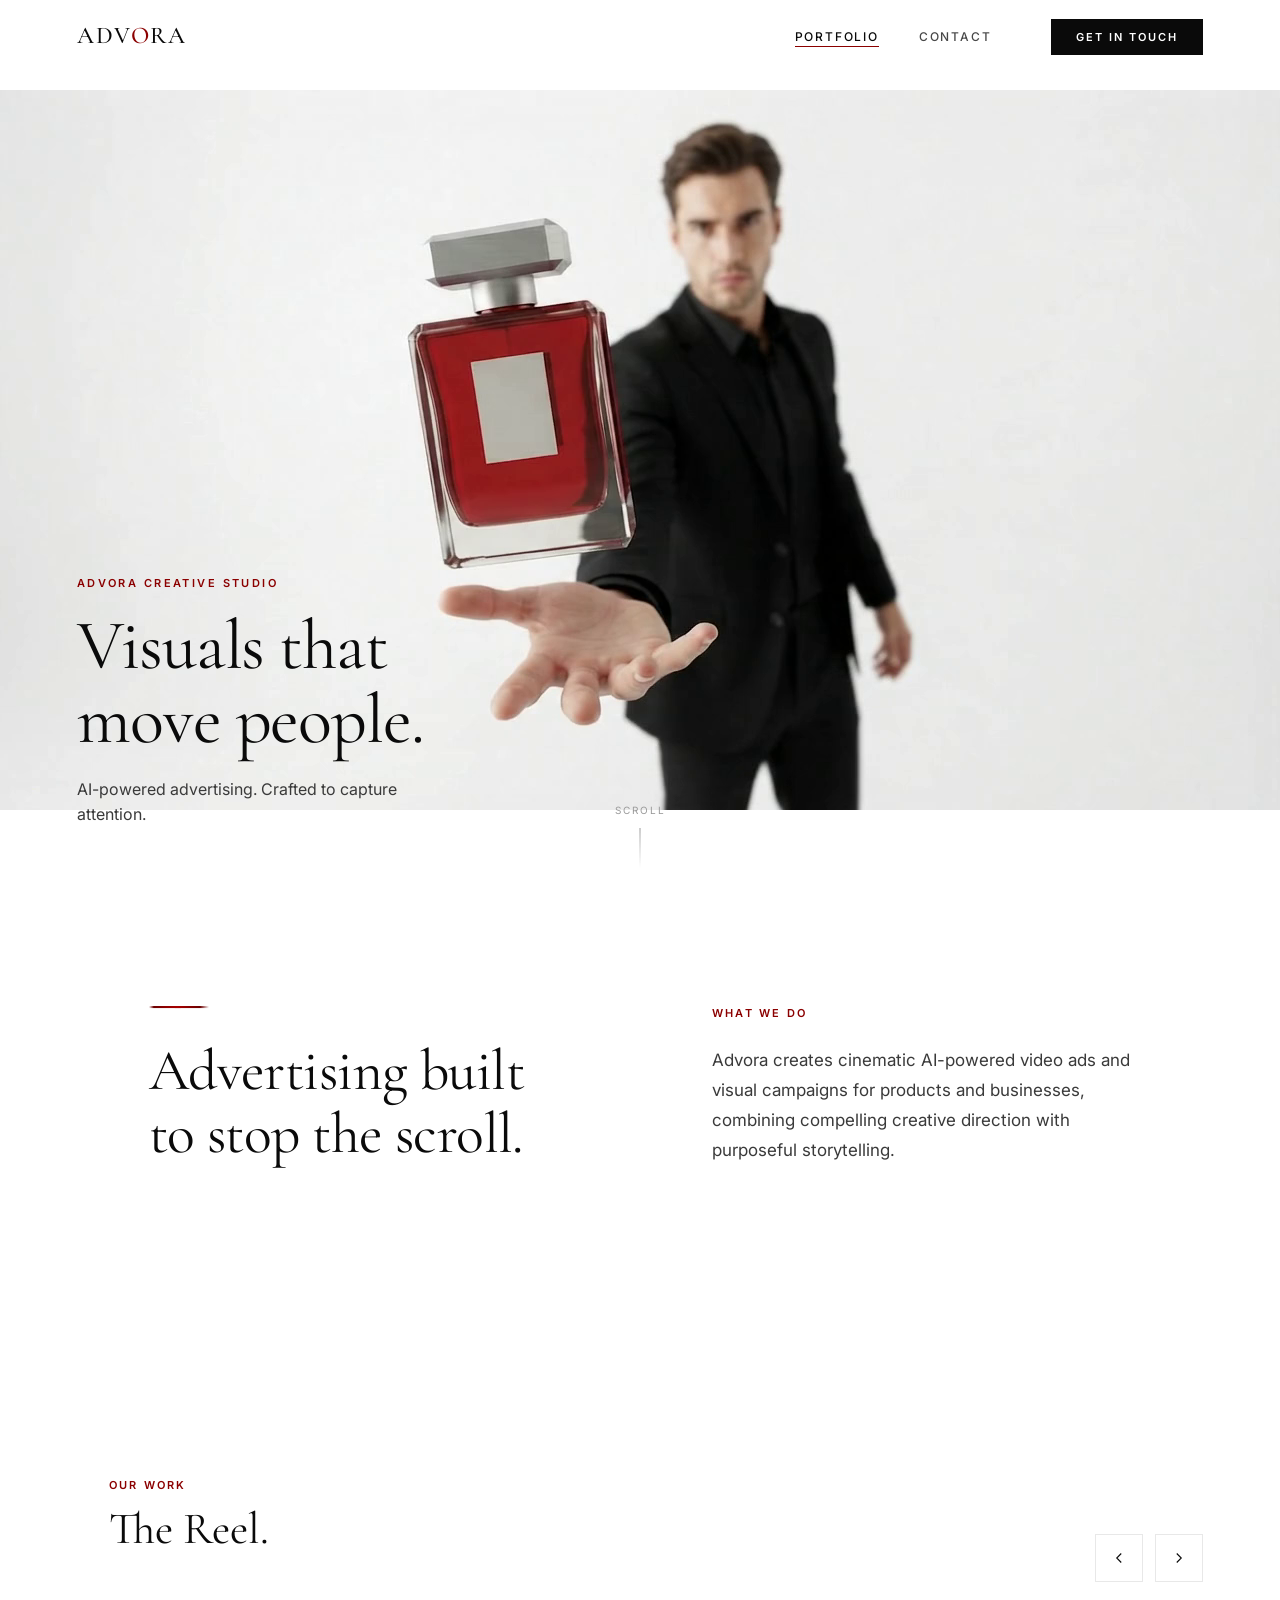
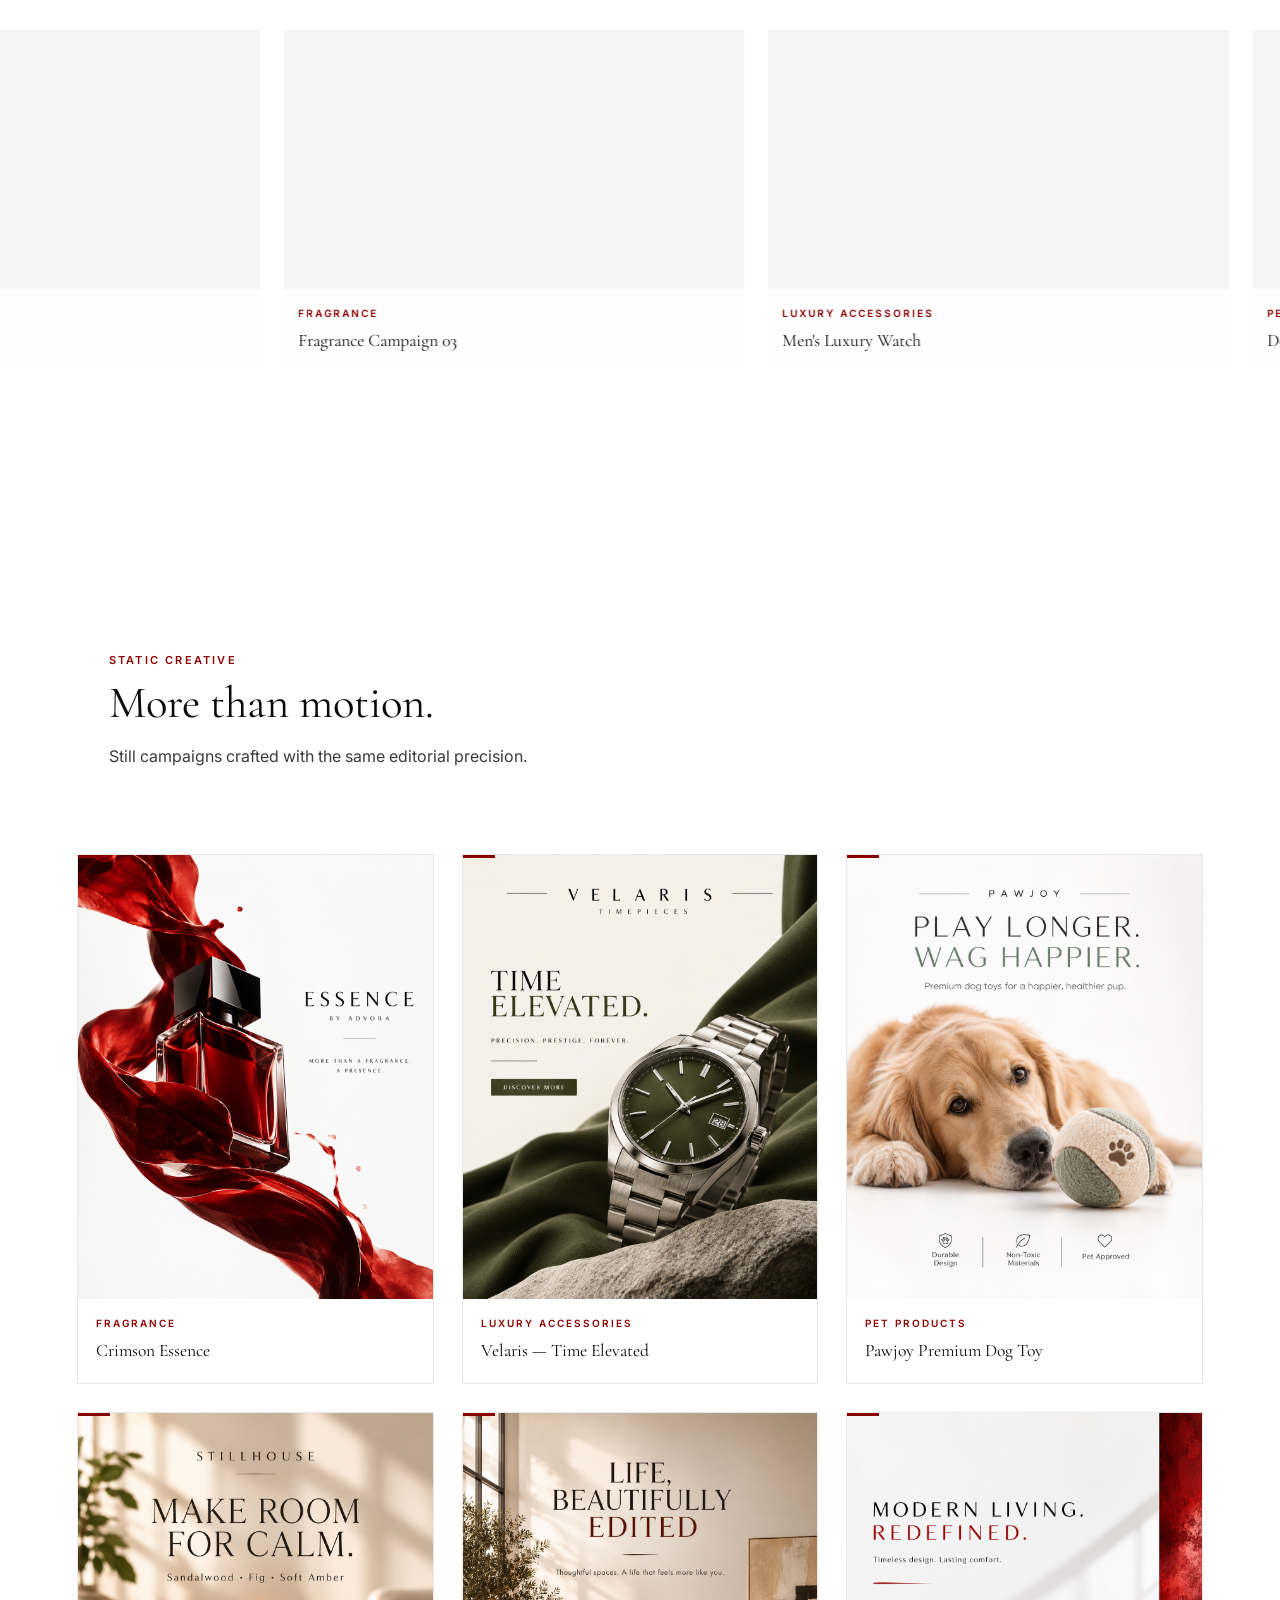
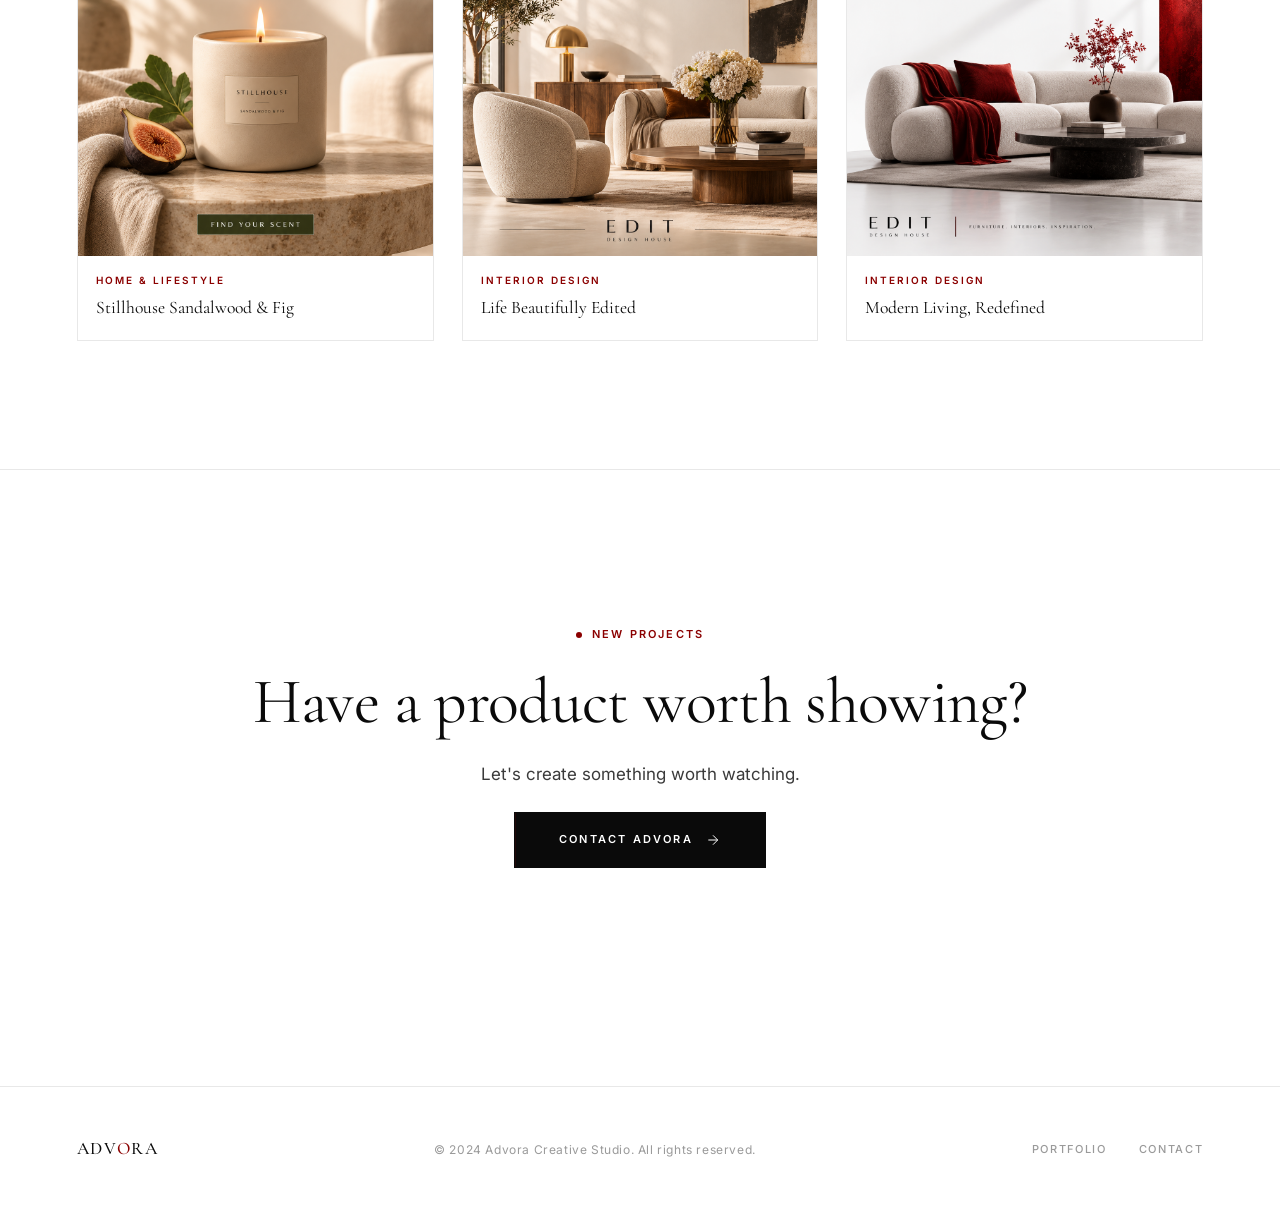
<file: public/index.html>
<!DOCTYPE html>
<html lang="en">
<head>
  <meta charset="UTF-8" />
  <meta name="viewport" content="width=device-width, initial-scale=1.0" />
  <meta name="description" content="Advora — AI-powered advertising agency. Cinematic video ads and visual campaigns." />
  <title>Advora — AI Advertising Agency</title>

  <!-- Fonts -->
  <link rel="preconnect" href="https://fonts.googleapis.com" />
  <link rel="preconnect" href="https://fonts.gstatic.com" crossorigin />
  <link href="https://fonts.googleapis.com/css2?family=Cormorant+Garamond:ital,wght@0,300;0,400;0,500;0,600;1,300;1,400&family=Inter:wght@300;400;500;600&display=swap" rel="stylesheet" />

  <!-- Styles -->
  <link rel="stylesheet" href="css/main.css" />

  <!-- Preload first hero frame -->
  <link rel="preload" as="image" href="assets/hero-frames/frame_0001.png" />
</head>
<body class="portfolio-page">

  <!-- ======================================================
       FIXED BASE CANVAS — SCROLL-DRIVEN PERFUME ANIMATION
  ====================================================== -->
  <div class="hero-bg-stage" aria-hidden="true">
    <div class="hero-loading-bar" role="progressbar" aria-label="Loading hero animation" style="width:0%"></div>
    <canvas id="hero-canvas"></canvas>
  </div>

  <!-- ======================================================
       NAVIGATION
  ====================================================== -->
  <nav class="site-nav" role="navigation" aria-label="Main navigation">
    <a href="index.html" class="nav-logo" aria-label="Advora home">
      ADV<span>O</span>RA
    </a>
    <button class="nav-hamburger" aria-label="Open menu" aria-expanded="false" aria-controls="nav-links-list">
      <span></span><span></span><span></span>
    </button>
    <ul class="nav-links" id="nav-links-list" role="list">
      <li><a href="index.html" class="nav-link" aria-current="page">Portfolio</a></li>
      <li><a href="contact.html" class="nav-link">Contact</a></li>
      <li><a href="contact.html" class="nav-cta">Get in touch</a></li>
    </ul>
  </nav>

  <main class="portfolio-content">

  <!-- ======================================================
       HERO — OPENING VIEWPORT OVER BASE ANIMATION
  ====================================================== -->
  <section class="hero-wrapper" aria-label="Hero — Perfume camera animation">
    <!-- Text overlay — fades out as scroll progresses -->
    <div class="hero-text">
      <p class="hero-eyebrow">Advora Creative Studio</p>
      <h1 class="hero-headline">Visuals that move people.</h1>
      <p class="hero-subline">AI-powered advertising. Crafted to capture attention.</p>
    </div>

    <!-- Scroll hint -->
    <div class="hero-scroll-hint" aria-hidden="true">
      <span>Scroll</span>
      <div class="scroll-arrow"></div>
    </div>
  </section>

  <!-- ======================================================
       INTRO SECTION
  ====================================================== -->
  <section class="section-intro" aria-labelledby="intro-heading">
    <div class="intro-left reveal">
      <span class="crimson-rule" aria-hidden="true"></span>
      <h2 id="intro-heading" class="intro-headline">
        Advertising built to stop&nbsp;the&nbsp;scroll.
      </h2>
    </div>
    <div class="intro-right reveal reveal-delay-2">
      <p class="intro-eyebrow">What We Do</p>
      <p class="intro-body">
        Advora creates cinematic AI-powered video ads and visual campaigns for products and businesses, combining compelling creative direction with purposeful storytelling.
      </p>
    </div>
  </section>

  <!-- ======================================================
       VIDEO REEL — INFINITE HORIZONTAL CAROUSEL
  ====================================================== -->
  <section class="section-reel" aria-labelledby="reel-heading">

    <div class="reel-header">
      <div class="reveal">
        <p class="reel-eyebrow">Our Work</p>
        <h2 id="reel-heading" class="reel-title">The Reel.</h2>
      </div>
      <div class="reel-controls" role="group" aria-label="Carousel controls">
        <button class="reel-btn" id="reel-prev" aria-label="Previous video">
          <svg viewBox="0 0 24 24" aria-hidden="true">
            <polyline points="15 18 9 12 15 6"></polyline>
          </svg>
        </button>
        <button class="reel-btn" id="reel-next" aria-label="Next video">
          <svg viewBox="0 0 24 24" aria-hidden="true">
            <polyline points="9 18 15 12 9 6"></polyline>
          </svg>
        </button>
      </div>
    </div>

    <!-- Carousel viewport -->
    <div class="carousel-viewport" role="region" aria-label="Video portfolio reel" aria-roledescription="carousel">
      <div class="carousel-track" role="list">

        <!-- Fragrance 01 -->
        <div class="carousel-item" role="listitem">
          <article
            class="video-card"
            data-video-src="assets/videos/fragrance-01.mp4"
            data-video-title="Fragrance Campaign 01"
            role="button"
            tabindex="0"
            aria-label="Play Fragrance Campaign 01"
          >
            <div class="video-card-inner">
              <video
                data-src="assets/videos/fragrance-01.mp4"
                muted
                loop
                playsinline
                preload="none"
                aria-hidden="true"
              ></video>
              <div class="video-play-overlay" aria-hidden="true">
                <div class="play-btn">
                  <svg viewBox="0 0 24 24"><polygon points="5 3 19 12 5 21 5 3"></polygon></svg>
                </div>
              </div>
            </div>
            <div class="video-card-meta">
              <p class="video-card-category">Fragrance</p>
              <h3 class="video-card-title">Fragrance Campaign 01</h3>
            </div>
          </article>
        </div>

        <!-- Fragrance 02 -->
        <div class="carousel-item" role="listitem">
          <article
            class="video-card"
            data-video-src="assets/videos/fragrance-02.mp4"
            data-video-title="Fragrance Campaign 02"
            role="button"
            tabindex="0"
            aria-label="Play Fragrance Campaign 02"
          >
            <div class="video-card-inner">
              <video
                data-src="assets/videos/fragrance-02.mp4"
                muted
                loop
                playsinline
                preload="none"
                aria-hidden="true"
              ></video>
              <div class="video-play-overlay" aria-hidden="true">
                <div class="play-btn">
                  <svg viewBox="0 0 24 24"><polygon points="5 3 19 12 5 21 5 3"></polygon></svg>
                </div>
              </div>
            </div>
            <div class="video-card-meta">
              <p class="video-card-category">Fragrance</p>
              <h3 class="video-card-title">Fragrance Campaign 02</h3>
            </div>
          </article>
        </div>

        <!-- Fragrance 03 -->
        <div class="carousel-item" role="listitem">
          <article
            class="video-card"
            data-video-src="assets/videos/fragrance-03.mp4"
            data-video-title="Fragrance Campaign 03"
            role="button"
            tabindex="0"
            aria-label="Play Fragrance Campaign 03"
          >
            <div class="video-card-inner">
              <video
                data-src="assets/videos/fragrance-03.mp4"
                muted
                loop
                playsinline
                preload="none"
                aria-hidden="true"
              ></video>
              <div class="video-play-overlay" aria-hidden="true">
                <div class="play-btn">
                  <svg viewBox="0 0 24 24"><polygon points="5 3 19 12 5 21 5 3"></polygon></svg>
                </div>
              </div>
            </div>
            <div class="video-card-meta">
              <p class="video-card-category">Fragrance</p>
              <h3 class="video-card-title">Fragrance Campaign 03</h3>
            </div>
          </article>
        </div>

        <!-- Men's Watch -->
        <div class="carousel-item" role="listitem">
          <article
            class="video-card"
            data-video-src="assets/videos/mens-watch.mp4"
            data-video-title="Men's Luxury Watch"
            role="button"
            tabindex="0"
            aria-label="Play Men's Luxury Watch Campaign"
          >
            <div class="video-card-inner">
              <video
                data-src="assets/videos/mens-watch.mp4"
                muted
                loop
                playsinline
                preload="none"
                aria-hidden="true"
              ></video>
              <div class="video-play-overlay" aria-hidden="true">
                <div class="play-btn">
                  <svg viewBox="0 0 24 24"><polygon points="5 3 19 12 5 21 5 3"></polygon></svg>
                </div>
              </div>
            </div>
            <div class="video-card-meta">
              <p class="video-card-category">Luxury Accessories</p>
              <h3 class="video-card-title">Men's Luxury Watch</h3>
            </div>
          </article>
        </div>

        <!-- Dog Harness -->
        <div class="carousel-item" role="listitem">
          <article
            class="video-card"
            data-video-src="assets/videos/dog-harness.mp4"
            data-video-title="Dog Harness Campaign"
            role="button"
            tabindex="0"
            aria-label="Play Dog Harness Campaign"
          >
            <div class="video-card-inner">
              <video
                data-src="assets/videos/dog-harness.mp4"
                muted
                loop
                playsinline
                preload="none"
                aria-hidden="true"
              ></video>
              <div class="video-play-overlay" aria-hidden="true">
                <div class="play-btn">
                  <svg viewBox="0 0 24 24"><polygon points="5 3 19 12 5 21 5 3"></polygon></svg>
                </div>
              </div>
            </div>
            <div class="video-card-meta">
              <p class="video-card-category">Pet Products</p>
              <h3 class="video-card-title">Dog Harness Campaign</h3>
            </div>
          </article>
        </div>

        <!-- Interior Design -->
        <div class="carousel-item" role="listitem">
          <article
            class="video-card"
            data-video-src="assets/videos/interior-design.mp4"
            data-video-title="EDIT Design House"
            role="button"
            tabindex="0"
            aria-label="Play EDIT Design House Campaign"
          >
            <div class="video-card-inner">
              <video
                data-src="assets/videos/interior-design.mp4"
                muted
                loop
                playsinline
                preload="none"
                aria-hidden="true"
              ></video>
              <div class="video-play-overlay" aria-hidden="true">
                <div class="play-btn">
                  <svg viewBox="0 0 24 24"><polygon points="5 3 19 12 5 21 5 3"></polygon></svg>
                </div>
              </div>
            </div>
            <div class="video-card-meta">
              <p class="video-card-category">Interior Design</p>
              <h3 class="video-card-title">EDIT Design House</h3>
            </div>
          </article>
        </div>

      </div><!-- /.carousel-track -->
    </div><!-- /.carousel-viewport -->

  </section>

  <!-- ======================================================
       STATIC AD GALLERY
  ====================================================== -->
  <section class="section-static" aria-labelledby="static-heading">
    <div class="section-static-inner">
      <header class="static-header reveal">
        <p class="static-eyebrow">Static Creative</p>
        <h2 id="static-heading" class="static-title">More than motion.</h2>
        <p class="static-sub">Still campaigns crafted with the same editorial precision.</p>
      </header>

      <div class="static-grid" role="list" aria-label="Static image advertisements">

        <article
          class="static-card reveal reveal-delay-1"
          role="button"
          tabindex="0"
          data-image-src="assets/static-ads/crimson-essence.png"
          data-image-title="Crimson Essence — Luxury Fragrance Ad"
          aria-label="View Crimson Essence static advertisement"
        >
          <div class="static-card-media">
            <img src="assets/static-ads/crimson-essence.png" alt="Crimson Essence luxury fragrance advertisement" loading="lazy" />
          </div>
          <div class="static-card-meta">
            <p class="static-card-category">Fragrance</p>
            <h3 class="static-card-title">Crimson Essence</h3>
          </div>
        </article>

        <article
          class="static-card reveal reveal-delay-1"
          role="button"
          tabindex="0"
          data-image-src="assets/static-ads/velaris-watch.png"
          data-image-title="Velaris — Time Elevated Watch Ad"
          aria-label="View Velaris watch static advertisement"
        >
          <div class="static-card-media">
            <img src="assets/static-ads/velaris-watch.png" alt="Velaris Time Elevated luxury watch advertisement" loading="lazy" />
          </div>
          <div class="static-card-meta">
            <p class="static-card-category">Luxury Accessories</p>
            <h3 class="static-card-title">Velaris — Time Elevated</h3>
          </div>
        </article>

        <article
          class="static-card reveal reveal-delay-2"
          role="button"
          tabindex="0"
          data-image-src="assets/static-ads/pawjoy-dog-toy.png"
          data-image-title="Pawjoy Premium Dog Toy Advertisement"
          aria-label="View Pawjoy dog toy static advertisement"
        >
          <div class="static-card-media">
            <img src="assets/static-ads/pawjoy-dog-toy.png" alt="Pawjoy Premium Dog Toy advertisement" loading="lazy" />
          </div>
          <div class="static-card-meta">
            <p class="static-card-category">Pet Products</p>
            <h3 class="static-card-title">Pawjoy Premium Dog Toy</h3>
          </div>
        </article>

        <article
          class="static-card reveal reveal-delay-2"
          role="button"
          tabindex="0"
          data-image-src="assets/static-ads/stillhouse-candle.png"
          data-image-title="Stillhouse Sandalwood & Fig Candle"
          aria-label="View Stillhouse candle static advertisement"
        >
          <div class="static-card-media">
            <img src="assets/static-ads/stillhouse-candle.png" alt="Stillhouse Sandalwood and Fig Candle advertisement" loading="lazy" />
          </div>
          <div class="static-card-meta">
            <p class="static-card-category">Home &amp; Lifestyle</p>
            <h3 class="static-card-title">Stillhouse Sandalwood &amp; Fig</h3>
          </div>
        </article>

        <article
          class="static-card reveal reveal-delay-3"
          role="button"
          tabindex="0"
          data-image-src="assets/static-ads/life-beautifully-edited.png"
          data-image-title="Life Beautifully Edited"
          aria-label="View Life Beautifully Edited static advertisement"
        >
          <div class="static-card-media">
            <img src="assets/static-ads/life-beautifully-edited.png" alt="Life Beautifully Edited interior design advertisement" loading="lazy" />
          </div>
          <div class="static-card-meta">
            <p class="static-card-category">Interior Design</p>
            <h3 class="static-card-title">Life Beautifully Edited</h3>
          </div>
        </article>

        <article
          class="static-card reveal reveal-delay-3"
          role="button"
          tabindex="0"
          data-image-src="assets/static-ads/modern-living-redefined.png"
          data-image-title="Modern Living, Redefined"
          aria-label="View Modern Living, Redefined static advertisement"
        >
          <div class="static-card-media">
            <img src="assets/static-ads/modern-living-redefined.png" alt="Modern Living, Redefined interior design advertisement" loading="lazy" />
          </div>
          <div class="static-card-meta">
            <p class="static-card-category">Interior Design</p>
            <h3 class="static-card-title">Modern Living, Redefined</h3>
          </div>
        </article>

      </div>
    </div>
  </section>

  <!-- ======================================================
       CONTACT CTA
  ====================================================== -->
  <section class="section-cta" aria-labelledby="cta-heading">
    <div class="section-cta-inner">

      <div class="cta-eyebrow reveal">
        <span class="crimson-dot" aria-hidden="true"></span>
        New Projects
      </div>

      <h2 id="cta-heading" class="cta-headline reveal reveal-delay-1">
        Have a product worth showing?
      </h2>

      <p class="cta-sub reveal reveal-delay-2">
        Let's create something worth watching.
      </p>

      <button
        class="cta-btn reveal reveal-delay-3"
        id="cta-contact-btn"
        aria-expanded="false"
        aria-controls="email-reveal"
      >
        <span>Contact Advora</span>
        <svg viewBox="0 0 24 24" aria-hidden="true">
          <line x1="5" y1="12" x2="19" y2="12"></line>
          <polyline points="12 5 19 12 12 19"></polyline>
        </svg>
      </button>

      <div class="email-reveal" id="email-reveal" role="status" aria-live="polite">
        <span class="crimson-dot" aria-hidden="true"></span>
        <a href="mailto:hello@advora.studio" id="email-link" aria-label="Send email to Advora">hello@advora.studio</a>
      </div>

    </div>
  </section>

  <!-- ======================================================
       FOOTER
  ====================================================== -->
  <footer class="site-footer" role="contentinfo">
    <div class="footer-logo" aria-label="Advora">ADV<span>O</span>RA</div>
    <p class="footer-copy">&copy; 2024 Advora Creative Studio. All rights reserved.</p>
    <nav class="footer-nav" aria-label="Footer navigation">
      <a href="index.html">Portfolio</a>
      <a href="contact.html">Contact</a>
    </nav>
  </footer>

  </main><!-- /.portfolio-content -->

  <!-- ======================================================
       MEDIA MODAL (Video + Static Ad Lightbox)
  ====================================================== -->
  <div
    class="video-modal"
    role="dialog"
    aria-modal="true"
    aria-label="Media preview"
    aria-hidden="true"
  >
    <div class="modal-inner">
      <button class="modal-close" aria-label="Close media preview">
        <svg viewBox="0 0 24 24" aria-hidden="true">
          <line x1="18" y1="6" x2="6" y2="18"></line>
          <line x1="6" y1="6" x2="18" y2="18"></line>
        </svg>
      </button>
      <video class="modal-video" controls playsinline preload="none"></video>
      <img class="modal-image" alt="" />
    </div>
  </div>

  <!-- Scripts -->
  <script src="js/main.js" defer></script>
</body>
</html>
</file>
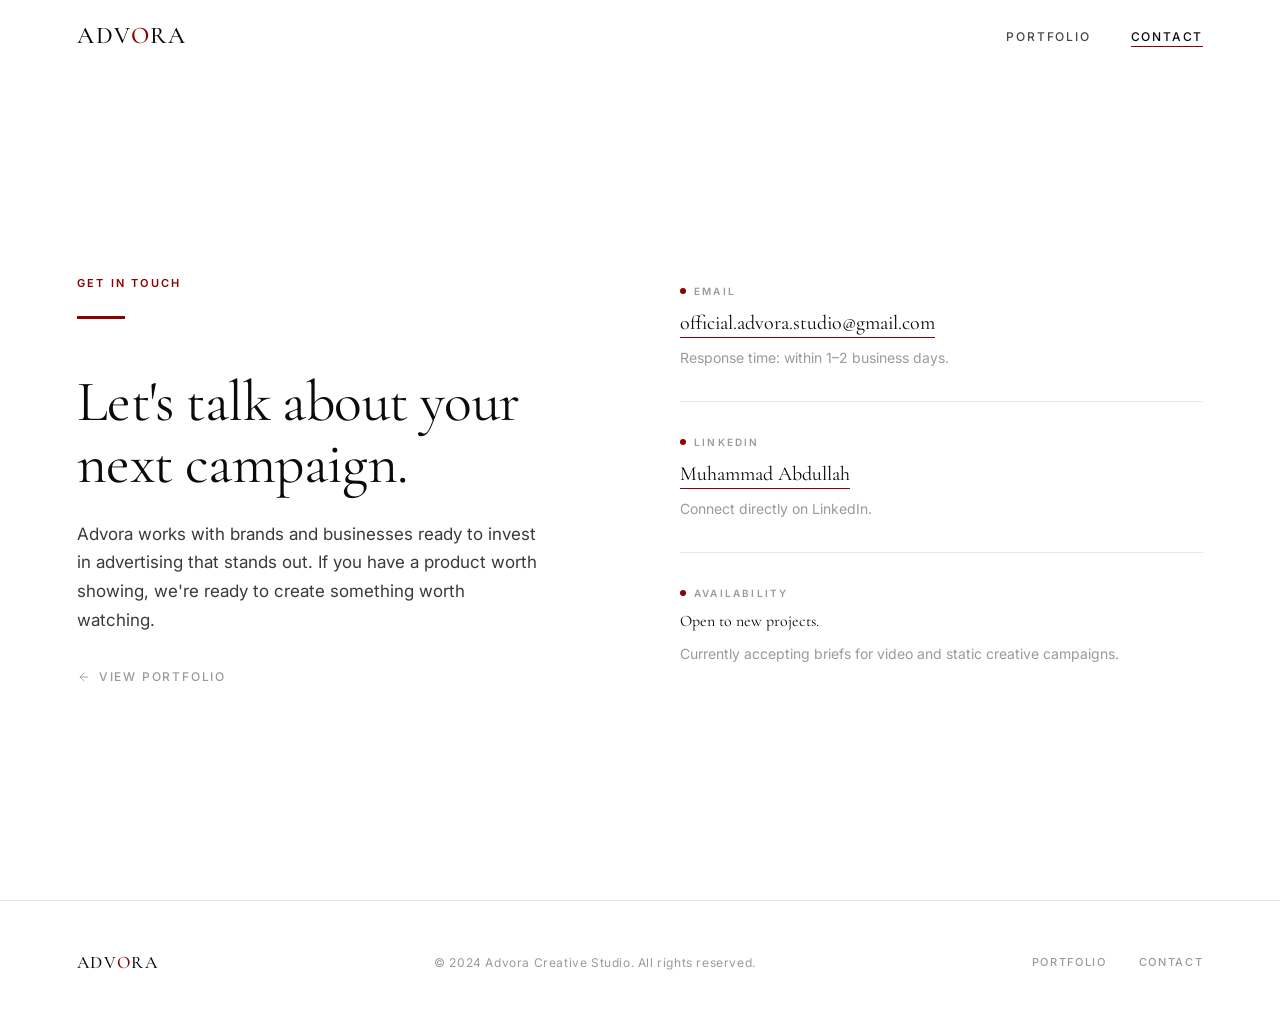
<file: public/contact.html>
<!DOCTYPE html>
<html lang="en">
<head>
  <meta charset="UTF-8" />
  <meta name="viewport" content="width=device-width, initial-scale=1.0" />
  <meta name="description" content="Contact Advora — AI-powered advertising agency. Let's talk about your next campaign." />
  <title>Contact — Advora</title>

  <!-- Fonts -->
  <link rel="preconnect" href="https://fonts.googleapis.com" />
  <link rel="preconnect" href="https://fonts.gstatic.com" crossorigin />
  <link href="https://fonts.googleapis.com/css2?family=Cormorant+Garamond:ital,wght@0,300;0,400;0,500;0,600;1,300;1,400&family=Inter:wght@300;400;500;600&display=swap" rel="stylesheet" />

  <!-- Styles -->
  <link rel="stylesheet" href="css/main.css" />

  <style>
    /* Contact-page specific additions */
    .contact-rule {
      width: 48px;
      height: 3px;
      background: var(--crimson);
      margin-bottom: 28px;
      position: relative;
    }

    .contact-sup {
      font-size: clamp(0.95rem, 1.4vw, 1.0625rem);
      line-height: 1.7;
      color: var(--grey-700);
      max-width: 42ch;
    }

    .contact-info-label {
      display: flex;
      align-items: center;
      gap: 8px;
    }

    .contact-page-bg {
      /* Full-height white — no texture */
      min-height: 100vh;
      background: var(--white);
    }

    /* Divider line above footer on contact page */
    .contact-footer-div {
      border-top: 1px solid var(--grey-200);
    }
  </style>
</head>
<body class="contact-page-bg">

  <!-- ======================================================
       NAVIGATION
  ====================================================== -->
  <nav class="site-nav scrolled" role="navigation" aria-label="Main navigation">
    <a href="index.html" class="nav-logo" aria-label="Advora home">
      ADV<span>O</span>RA
    </a>
    <button class="nav-hamburger" aria-label="Open menu" aria-expanded="false" aria-controls="nav-links-contact">
      <span></span><span></span><span></span>
    </button>
    <ul class="nav-links" id="nav-links-contact" role="list">
      <li><a href="index.html" class="nav-link">Portfolio</a></li>
      <li><a href="contact.html" class="nav-link active" aria-current="page">Contact</a></li>
    </ul>
  </nav>

  <!-- ======================================================
       CONTACT HERO
  ====================================================== -->
  <main class="contact-page" id="main-content">
    <div class="contact-hero">
      <div class="contact-hero-inner">

        <!-- Left column: headline -->
        <div class="contact-col-left reveal">
          <p class="contact-eyebrow">Get in Touch</p>
          <div class="contact-rule" aria-hidden="true"></div>
          <h1 class="contact-headline">
            Let's talk about your next&nbsp;campaign.
          </h1>
          <p class="contact-sup reveal reveal-delay-2">
            Advora works with brands and businesses ready to invest in advertising that stands out. If you have a product worth showing, we're ready to create something worth watching.
          </p>
          <a href="index.html" class="back-link reveal reveal-delay-3" aria-label="Back to portfolio">
            <svg viewBox="0 0 24 24" aria-hidden="true">
              <line x1="19" y1="12" x2="5" y2="12"></line>
              <polyline points="12 19 5 12 12 5"></polyline>
            </svg>
            View Portfolio
          </a>
        </div>

        <!-- Right column: contact details -->
        <div class="contact-col-right reveal reveal-delay-2">

          <!-- Email -->
          <div class="contact-block">
            <div class="contact-info-label">
              <span class="crimson-dot" aria-hidden="true"></span>
              <p class="contact-block-label">Email</p>
            </div>
            <p class="contact-block-value">
              <a href="mailto:official.advora.studio@gmail.com" aria-label="Email Advora">
                official.advora.studio@gmail.com
              </a>
            </p>
            <p class="contact-block-sub">
              Response time: within 1–2 business days.
            </p>
          </div>

          <!-- LinkedIn -->
          <div class="contact-block">
            <div class="contact-info-label">
              <span class="crimson-dot" aria-hidden="true"></span>
              <p class="contact-block-label">LinkedIn</p>
            </div>
            <p class="contact-block-value">
              <a
                href="https://www.linkedin.com/in/muhammad-abdullah-54bb3136b/"
                target="_blank"
                rel="noopener noreferrer"
                aria-label="Connect on LinkedIn"
              >
                Muhammad Abdullah
              </a>
            </p>
            <p class="contact-block-sub">
              Connect directly on LinkedIn.
            </p>
          </div>

          <!-- Location / availability -->
          <div class="contact-block">
            <div class="contact-info-label">
              <span class="crimson-dot" aria-hidden="true"></span>
              <p class="contact-block-label">Availability</p>
            </div>
            <p class="contact-block-value" style="font-size:1rem;">Open to new projects.</p>
            <p class="contact-block-sub">
              Currently accepting briefs for video and static creative campaigns.
            </p>
          </div>

        </div>

      </div>
    </div>
  </main>

  <!-- ======================================================
       FOOTER
  ====================================================== -->
  <footer class="site-footer contact-footer-div" role="contentinfo">
    <div class="footer-logo" aria-label="Advora">ADV<span>O</span>RA</div>
    <p class="footer-copy">&copy; 2024 Advora Creative Studio. All rights reserved.</p>
    <nav class="footer-nav" aria-label="Footer navigation">
      <a href="index.html">Portfolio</a>
      <a href="contact.html">Contact</a>
    </nav>
  </footer>

  <!-- Scripts -->
  <script src="js/main.js" defer></script>
</body>
</html>
</file>
<file: public/css/main.css>
/* ============================================================
   ADVORA — MAIN STYLESHEET
   Color system: #FFFFFF (white), #0A0A0A (black), #8B0000 (deep crimson)
   ============================================================ */

/* ---- CSS Custom Properties -------------------------------- */
:root {
  --white:   #FFFFFF;
  --black:   #0A0A0A;
  --crimson: #8B0000;
  --crimson-light: #A80000;
  --crimson-dark:  #6B0000;
  --grey-100: #F5F5F5;
  --grey-200: #E8E8E8;
  --grey-500: #9A9A9A;
  --grey-700: #3A3A3A;

  --font-display: 'Cormorant Garamond', 'Georgia', serif;
  --font-body:    'Inter', 'Helvetica Neue', Arial, sans-serif;

  --ease-luxury: cubic-bezier(0.25, 0.46, 0.45, 0.94);
  --ease-snap:   cubic-bezier(0.16, 1, 0.3, 1);

  --nav-height: 72px;
  --section-pad-v: clamp(80px, 10vw, 140px);
  --section-pad-h: clamp(24px, 6vw, 80px);
}

/* ---- Reset & Base ----------------------------------------- */
*, *::before, *::after { box-sizing: border-box; margin: 0; padding: 0; }

html {
  scroll-behavior: smooth;
  font-size: 16px;
  -webkit-font-smoothing: antialiased;
  -moz-osx-font-smoothing: grayscale;
}

body {
  background-color: var(--white);
  color: var(--black);
  font-family: var(--font-body);
  font-size: 1rem;
  line-height: 1.6;
  overflow-x: hidden;
}

img, video { display: block; max-width: 100%; }
a { color: inherit; text-decoration: none; }
button { cursor: pointer; border: none; background: none; font: inherit; }
ul, ol { list-style: none; }
*:focus-visible {
  outline: 2px solid var(--crimson);
  outline-offset: 3px;
}

/* ---- Google Fonts loader ---------------------------------- */
/* Loaded via <link> in HTML head */

/* ============================================================
   TYPOGRAPHY SCALE
   ============================================================ */
.t-display {
  font-family: var(--font-display);
  font-size: clamp(2.5rem, 6vw, 5.5rem);
  font-weight: 400;
  line-height: 1.05;
  letter-spacing: -0.01em;
}

.t-heading {
  font-family: var(--font-display);
  font-size: clamp(1.8rem, 4vw, 3.5rem);
  font-weight: 400;
  line-height: 1.1;
  letter-spacing: -0.01em;
}

.t-subheading {
  font-family: var(--font-body);
  font-size: clamp(0.75rem, 1.2vw, 0.875rem);
  font-weight: 500;
  letter-spacing: 0.18em;
  text-transform: uppercase;
}

.t-body {
  font-family: var(--font-body);
  font-size: clamp(0.95rem, 1.4vw, 1.0625rem);
  line-height: 1.7;
  color: var(--grey-700);
}

.t-label {
  font-family: var(--font-body);
  font-size: 0.6875rem;
  font-weight: 600;
  letter-spacing: 0.2em;
  text-transform: uppercase;
}

/* ============================================================
   CRIMSON TEXTURE ACCENT
   SVG-based dry-brush stroke used for decorative elements
   ============================================================ */
.crimson-rule {
  display: block;
  width: 100%;
  height: 3px;
  position: relative;
  overflow: visible;
}

.crimson-rule::after {
  content: '';
  position: absolute;
  left: 0; top: 50%;
  transform: translateY(-50%);
  width: 100%;
  height: 3px;
  background: linear-gradient(
    90deg,
    transparent 0%,
    var(--crimson-dark) 8%,
    var(--crimson) 25%,
    var(--crimson-light) 48%,
    var(--crimson) 65%,
    var(--crimson-dark) 85%,
    transparent 100%
  );
  /* Dry-brush mask using SVG filter via CSS - subtle irregular opacity */
  mask-image: url("data:image/svg+xml,%3Csvg xmlns='http://www.w3.org/2000/svg' width='600' height='6'%3E%3Crect width='600' height='6' fill='white'/%3E%3Crect x='0' y='1' width='45' height='4' fill='%23555' rx='1'/%3E%3Crect x='50' y='0' width='80' height='5' fill='%23888' rx='1'/%3E%3Crect x='135' y='1' width='120' height='4' fill='%23aaa' rx='1'/%3E%3Crect x='258' y='0' width='60' height='6' fill='%23ccc' rx='1'/%3E%3Crect x='322' y='1' width='90' height='4' fill='%23999' rx='1'/%3E%3Crect x='415' y='0' width='70' height='5' fill='%23bbb' rx='1'/%3E%3Crect x='488' y='1' width='112' height='4' fill='%23888' rx='1'/%3E%3C/svg%3E");
  mask-size: 100% 100%;
  -webkit-mask-image: url("data:image/svg+xml,%3Csvg xmlns='http://www.w3.org/2000/svg' width='600' height='6'%3E%3Crect width='600' height='6' fill='white'/%3E%3Crect x='0' y='1' width='45' height='4' fill='%23555' rx='1'/%3E%3Crect x='50' y='0' width='80' height='5' fill='%23888' rx='1'/%3E%3Crect x='135' y='1' width='120' height='4' fill='%23aaa' rx='1'/%3E%3Crect x='258' y='0' width='60' height='6' fill='%23ccc' rx='1'/%3E%3Crect x='322' y='1' width='90' height='4' fill='%23999' rx='1'/%3E%3Crect x='415' y='0' width='70' height='5' fill='%23bbb' rx='1'/%3E%3Crect x='488' y='1' width='112' height='4' fill='%23888' rx='1'/%3E%3C/svg%3E");
  -webkit-mask-size: 100% 100%;
}

/* Dot accent */
.crimson-dot {
  display: inline-block;
  width: 6px;
  height: 6px;
  border-radius: 50%;
  background: var(--crimson);
  flex-shrink: 0;
}

/* ============================================================
   NAVIGATION
   ============================================================ */
.site-nav {
  position: fixed;
  top: 0; left: 0; right: 0;
  z-index: 100;
  height: var(--nav-height);
  display: flex;
  align-items: center;
  padding: 0 var(--section-pad-h);
  transition: background 0.4s var(--ease-luxury), box-shadow 0.4s var(--ease-luxury);
}

.site-nav.scrolled {
  background: rgba(255,255,255,0.95);
  backdrop-filter: blur(12px);
  -webkit-backdrop-filter: blur(12px);
  box-shadow: 0 1px 0 rgba(0,0,0,0.08);
}

.nav-logo {
  font-family: var(--font-display);
  font-size: 1.5rem;
  font-weight: 500;
  letter-spacing: 0.08em;
  text-transform: uppercase;
  color: var(--black);
  flex: 1;
  text-decoration: none;
}

.nav-logo span {
  color: var(--crimson);
}

.nav-links {
  display: flex;
  align-items: center;
  gap: 40px;
}

.nav-link {
  font-size: 0.75rem;
  font-weight: 500;
  letter-spacing: 0.15em;
  text-transform: uppercase;
  color: var(--black);
  opacity: 0.75;
  transition: opacity 0.2s;
  position: relative;
  text-decoration: none;
}

.nav-link::after {
  content: '';
  position: absolute;
  bottom: -3px; left: 0;
  width: 0; height: 1px;
  background: var(--crimson);
  transition: width 0.3s var(--ease-luxury);
}

.nav-link:hover { opacity: 1; }
.nav-link:hover::after, .nav-link.active::after { width: 100%; }
.nav-link.active { opacity: 1; }

.nav-cta {
  margin-left: 20px;
  padding: 10px 24px;
  font-size: 0.6875rem;
  font-weight: 600;
  letter-spacing: 0.18em;
  text-transform: uppercase;
  color: var(--white);
  background: var(--black);
  border: 1px solid var(--black);
  transition: background 0.25s, color 0.25s;
  text-decoration: none;
}

.nav-cta:hover {
  background: var(--crimson);
  border-color: var(--crimson);
}

/* Mobile nav */
.nav-hamburger {
  display: none;
  flex-direction: column;
  gap: 5px;
  padding: 8px;
  cursor: pointer;
}

.nav-hamburger span {
  display: block;
  width: 24px;
  height: 1.5px;
  background: var(--black);
  transition: transform 0.3s, opacity 0.3s;
}

@media (max-width: 768px) {
  .nav-hamburger { display: flex; }
  .nav-links {
    display: none;
    position: fixed;
    top: var(--nav-height);
    left: 0; right: 0;
    background: var(--white);
    flex-direction: column;
    padding: 32px var(--section-pad-h);
    gap: 24px;
    border-top: 1px solid var(--grey-200);
    box-shadow: 0 8px 24px rgba(0,0,0,0.08);
  }
  .nav-links.open { display: flex; }
  .nav-link { font-size: 0.875rem; opacity: 1; }
  .nav-cta { margin-left: 0; align-self: flex-start; }
}

/* ============================================================
   FIXED BASE STAGE & HERO — SCROLL-DRIVEN FRAME SEQUENCE
   ============================================================ */
.hero-bg-stage {
  position: fixed;
  inset: 0;
  width: 100%;
  height: 100vh;
  z-index: 0;
  pointer-events: none;
  background: var(--white);
  overflow: hidden;
}

.portfolio-content {
  position: relative;
  z-index: 2;
}

.hero-wrapper {
  position: relative;
  height: 100vh;
  display: grid;
  place-items: center;
  overflow: hidden;
  background: transparent;
}

#hero-canvas {
  display: block;
  width: 100%;
  height: 100%;
  object-fit: contain;
}

/* Hero overlay text */
.hero-text {
  position: absolute;
  inset: 0;
  display: flex;
  flex-direction: column;
  justify-content: flex-end;
  padding: calc(var(--nav-height) + 16px) var(--section-pad-h) clamp(40px, 8vh, 80px);
  pointer-events: none;
  z-index: 2;
}

.hero-eyebrow {
  font-size: 0.6875rem;
  font-weight: 600;
  letter-spacing: 0.22em;
  text-transform: uppercase;
  color: var(--crimson);
  margin-bottom: 16px;
  opacity: 1;
  transition: opacity 0.6s;
}

.hero-headline {
  font-family: var(--font-display);
  font-size: clamp(2.2rem, 5.5vw, 5rem);
  font-weight: 400;
  line-height: 1.05;
  letter-spacing: -0.015em;
  color: var(--black);
  max-width: 11ch;
  transition: opacity 0.6s, transform 0.6s;
}

.hero-subline {
  margin-top: 20px;
  font-size: clamp(0.875rem, 1.5vw, 1rem);
  color: var(--grey-700);
  max-width: 36ch;
  line-height: 1.6;
  transition: opacity 0.6s;
}

.hero-scroll-hint {
  position: absolute;
  bottom: 32px;
  left: 50%;
  transform: translateX(-50%);
  display: flex;
  flex-direction: column;
  align-items: center;
  gap: 10px;
  z-index: 3;
  pointer-events: none;
  animation: scrollBounce 2s ease-in-out infinite;
}

.hero-scroll-hint span {
  font-size: 0.625rem;
  letter-spacing: 0.2em;
  text-transform: uppercase;
  color: var(--grey-500);
}

.scroll-arrow {
  width: 1px;
  height: 40px;
  background: linear-gradient(to bottom, var(--grey-500), transparent);
}

@keyframes scrollBounce {
  0%, 100% { transform: translateX(-50%) translateY(0); }
  50%       { transform: translateX(-50%) translateY(6px); }
}

/* hero text fade as user scrolls */
.hero-text.faded .hero-eyebrow,
.hero-text.faded .hero-headline,
.hero-text.faded .hero-subline {
  opacity: 0;
}

.hero-text.faded .hero-headline {
  transform: translateY(-12px);
}

.hero-loading-bar {
  position: absolute;
  top: 0; left: 0;
  height: 2px;
  background: var(--crimson);
  transition: width 0.3s;
  z-index: 10;
}

/* ============================================================
   SECTION: INTRO
   ============================================================ */
.section-intro {
  padding: clamp(48px, 6vw, 88px) var(--section-pad-h) var(--section-pad-v);
  max-width: 1200px;
  margin: 0 auto;
  display: grid;
  grid-template-columns: 1fr 1fr;
  gap: 80px;
  align-items: center;
}

.intro-left .crimson-rule {
  width: 60px;
  margin-bottom: 32px;
}

.intro-headline {
  font-family: var(--font-display);
  font-size: clamp(2rem, 4.5vw, 4rem);
  font-weight: 400;
  line-height: 1.08;
  letter-spacing: -0.01em;
}

.intro-right {
  display: flex;
  flex-direction: column;
  gap: 24px;
}

.intro-eyebrow {
  font-size: 0.6875rem;
  font-weight: 600;
  letter-spacing: 0.2em;
  text-transform: uppercase;
  color: var(--crimson);
}

.intro-body {
  font-size: clamp(0.95rem, 1.4vw, 1.0625rem);
  line-height: 1.75;
  color: var(--grey-700);
}

@media (max-width: 900px) {
  .section-intro {
    grid-template-columns: 1fr;
    gap: 40px;
  }
}

/* ============================================================
   SECTION: VIDEO CAROUSEL
   ============================================================ */
.section-reel {
  padding-top: var(--section-pad-v);
  padding-bottom: var(--section-pad-v);
  overflow: hidden;
  position: relative;
  background: transparent;
}

.reel-header {
  padding: 0 var(--section-pad-h);
  margin-bottom: 48px;
  display: flex;
  align-items: flex-end;
  justify-content: space-between;
  gap: 24px;
}

.reel-eyebrow {
  font-size: 0.6875rem;
  font-weight: 600;
  letter-spacing: 0.2em;
  text-transform: uppercase;
  color: var(--crimson);
  margin-bottom: 10px;
}

.reel-title {
  font-family: var(--font-display);
  font-size: clamp(1.8rem, 3.5vw, 3rem);
  font-weight: 400;
  line-height: 1.1;
}

.reel-controls {
  display: flex;
  align-items: center;
  gap: 12px;
  flex-shrink: 0;
}

.reel-btn {
  width: 48px;
  height: 48px;
  border: 1px solid var(--grey-200);
  display: flex;
  align-items: center;
  justify-content: center;
  background: var(--white);
  color: var(--black);
  transition: background 0.2s, color 0.2s, border-color 0.2s;
  cursor: pointer;
}

.reel-btn:hover {
  background: var(--black);
  color: var(--white);
  border-color: var(--black);
}

.reel-btn svg { width: 18px; height: 18px; fill: none; stroke: currentColor; stroke-width: 1.5; }

/* Carousel viewport */
.carousel-viewport {
  overflow: hidden;
  cursor: grab;
  user-select: none;
  -webkit-user-select: none;
  position: relative;
}

.carousel-viewport:active { cursor: grabbing; }

.carousel-track {
  display: flex;
  gap: 24px;
  will-change: transform;
  /* JS controls transform via inline style */
}

.carousel-item {
  flex: 0 0 auto;
  width: clamp(280px, 36vw, 480px);
  position: relative;
}

.video-card {
  position: relative;
  overflow: hidden;
  background: var(--grey-100);
  cursor: pointer;
}

.video-card-inner {
  position: relative;
  aspect-ratio: 16/9;
  overflow: hidden;
}

.video-card video {
  width: 100%;
  height: 100%;
  object-fit: cover;
  display: block;
  transition: transform 0.6s var(--ease-luxury);
  pointer-events: none;
}

.video-card:hover .video-card video {
  transform: scale(1.03);
}

/* Play overlay */
.video-play-overlay {
  position: absolute;
  inset: 0;
  display: flex;
  align-items: center;
  justify-content: center;
  background: rgba(10,10,10,0);
  transition: background 0.3s;
}

.video-card:hover .video-play-overlay {
  background: rgba(10,10,10,0.25);
}

.play-btn {
  width: 56px;
  height: 56px;
  border-radius: 50%;
  background: rgba(255,255,255,0.9);
  display: flex;
  align-items: center;
  justify-content: center;
  opacity: 0;
  transform: scale(0.8);
  transition: opacity 0.3s, transform 0.3s;
}

.play-btn svg {
  width: 20px;
  height: 20px;
  fill: var(--black);
  margin-left: 3px;
}

.video-card:hover .play-btn {
  opacity: 1;
  transform: scale(1);
}

/* Video card meta */
.video-card-meta {
  padding: 16px 0 4px;
}

.video-card-category {
  font-size: 0.625rem;
  font-weight: 600;
  letter-spacing: 0.2em;
  text-transform: uppercase;
  color: var(--crimson);
  margin-bottom: 6px;
}

.video-card-title {
  font-family: var(--font-display);
  font-size: 1.1rem;
  font-weight: 400;
  color: var(--black);
}

/* ============================================================
   VIDEO LIGHTBOX / MODAL
   ============================================================ */
.video-modal {
  position: fixed;
  inset: 0;
  z-index: 200;
  display: flex;
  align-items: center;
  justify-content: center;
  background: rgba(10,10,10,0.92);
  opacity: 0;
  pointer-events: none;
  transition: opacity 0.3s var(--ease-luxury);
  backdrop-filter: blur(4px);
  -webkit-backdrop-filter: blur(4px);
}

.video-modal.open {
  opacity: 1;
  pointer-events: all;
}

.modal-inner {
  position: relative;
  width: min(90vw, 1100px);
  max-height: 90vh;
  background: var(--black);
}

.modal-video {
  display: block;
  width: 100%;
  max-height: 80vh;
  object-fit: contain;
}

.modal-image {
  display: none;
  width: 100%;
  max-height: 85vh;
  object-fit: contain;
}

.video-modal.is-image .modal-video { display: none; }
.video-modal.is-image .modal-image { display: block; }

.modal-close {
  position: absolute;
  top: -48px;
  right: 0;
  width: 40px;
  height: 40px;
  background: none;
  color: var(--white);
  display: flex;
  align-items: center;
  justify-content: center;
  cursor: pointer;
  opacity: 0.75;
  transition: opacity 0.2s;
}

.modal-close:hover { opacity: 1; }
.modal-close svg { width: 24px; height: 24px; stroke: currentColor; stroke-width: 1.5; fill: none; }

/* ============================================================
   SECTION: STATIC AD GALLERY
   ============================================================ */
.section-static {
  padding: var(--section-pad-v) var(--section-pad-h);
  background: transparent;
}

.section-static-inner {
  max-width: 1200px;
  margin: 0 auto;
}

.static-header {
  margin-bottom: 56px;
}

.static-eyebrow {
  font-size: 0.6875rem;
  font-weight: 600;
  letter-spacing: 0.2em;
  text-transform: uppercase;
  color: var(--crimson);
  margin-bottom: 10px;
}

.static-title {
  font-family: var(--font-display);
  font-size: clamp(1.8rem, 3.5vw, 3rem);
  font-weight: 400;
  line-height: 1.1;
  margin-bottom: 16px;
}

.static-sub {
  font-size: 1rem;
  color: var(--grey-700);
}

.static-grid {
  display: grid;
  grid-template-columns: repeat(auto-fill, minmax(280px, 1fr));
  gap: 28px;
}

.static-card {
  position: relative;
  background: var(--white);
  border: 1px solid var(--grey-200);
  cursor: pointer;
  overflow: hidden;
  transition: border-color 0.3s, transform 0.4s var(--ease-luxury);
}

.static-card::before {
  content: '';
  position: absolute;
  top: 0; left: 0;
  width: 32px;
  height: 3px;
  background: var(--crimson);
  z-index: 2;
}

.static-card:hover {
  border-color: var(--black);
  transform: translateY(-4px);
}

.static-card-media {
  position: relative;
  aspect-ratio: 4/5;
  overflow: hidden;
  background: var(--grey-100);
}

.static-card-media img {
  width: 100%;
  height: 100%;
  object-fit: cover;
  display: block;
  transition: transform 0.6s var(--ease-luxury);
}

.static-card:hover .static-card-media img {
  transform: scale(1.03);
}

.static-card-meta {
  padding: 16px 18px 18px;
  background: var(--white);
}

.static-card-category {
  font-size: 0.625rem;
  font-weight: 600;
  letter-spacing: 0.2em;
  text-transform: uppercase;
  color: var(--crimson);
  margin-bottom: 6px;
}

.static-card-title {
  font-family: var(--font-display);
  font-size: 1.1rem;
  font-weight: 400;
  color: var(--black);
}

/* ============================================================
   SECTION: CONTACT CTA
   ============================================================ */
.section-cta {
  padding: var(--section-pad-v) var(--section-pad-h);
  background: transparent;
  border-top: 1px solid var(--grey-200);
}

.section-cta-inner {
  max-width: 900px;
  margin: 0 auto;
  text-align: center;
  display: flex;
  flex-direction: column;
  align-items: center;
  gap: 24px;
}

.cta-eyebrow {
  display: flex;
  align-items: center;
  gap: 10px;
  font-size: 0.6875rem;
  font-weight: 600;
  letter-spacing: 0.2em;
  text-transform: uppercase;
  color: var(--crimson);
}

.cta-headline {
  font-family: var(--font-display);
  font-size: clamp(2rem, 5vw, 4.5rem);
  font-weight: 400;
  line-height: 1.07;
  letter-spacing: -0.01em;
}

.cta-sub {
  font-size: clamp(0.95rem, 1.4vw, 1.0625rem);
  color: var(--grey-700);
  line-height: 1.65;
  max-width: 46ch;
}

.cta-btn {
  display: inline-flex;
  align-items: center;
  gap: 12px;
  padding: 18px 44px;
  background: var(--black);
  color: var(--white);
  font-size: 0.6875rem;
  font-weight: 600;
  letter-spacing: 0.2em;
  text-transform: uppercase;
  border: 1px solid var(--black);
  transition: background 0.25s, color 0.25s, border-color 0.25s;
  cursor: pointer;
  position: relative;
  overflow: hidden;
}

.cta-btn::before {
  content: '';
  position: absolute;
  inset: 0;
  background: var(--crimson);
  transform: translateX(-100%);
  transition: transform 0.3s var(--ease-luxury);
}

.cta-btn:hover::before { transform: translateX(0); }
.cta-btn > * { position: relative; z-index: 1; }

.cta-btn svg {
  width: 16px; height: 16px;
  stroke: currentColor; fill: none; stroke-width: 1.5;
  transition: transform 0.2s;
}

.cta-btn:hover svg { transform: translateX(4px); }

/* Email reveal */
.email-reveal {
  display: flex;
  align-items: center;
  gap: 12px;
  margin-top: 8px;
  opacity: 0;
  transform: translateY(10px);
  transition: opacity 0.5s var(--ease-luxury), transform 0.5s var(--ease-luxury);
  pointer-events: none;
}

.email-reveal.visible {
  opacity: 1;
  transform: translateY(0);
  pointer-events: all;
}

.email-reveal a {
  font-size: 1.0625rem;
  color: var(--black);
  border-bottom: 1px solid var(--crimson);
  padding-bottom: 2px;
  transition: color 0.2s;
}

.email-reveal a:hover { color: var(--crimson); }

/* reduced-motion */
@media (prefers-reduced-motion: reduce) {
  .email-reveal { transition: opacity 0.3s; transform: none !important; }
}

/* ============================================================
   FOOTER
   ============================================================ */
.site-footer {
  padding: 48px var(--section-pad-h);
  border-top: 1px solid var(--grey-200);
  display: flex;
  align-items: center;
  justify-content: space-between;
  gap: 24px;
  flex-wrap: wrap;
}

.footer-logo {
  font-family: var(--font-display);
  font-size: 1.1rem;
  font-weight: 500;
  letter-spacing: 0.08em;
  text-transform: uppercase;
}

.footer-logo span { color: var(--crimson); }

.footer-copy {
  font-size: 0.75rem;
  color: var(--grey-500);
  letter-spacing: 0.05em;
}

.footer-nav {
  display: flex;
  gap: 32px;
}

.footer-nav a {
  font-size: 0.6875rem;
  font-weight: 500;
  letter-spacing: 0.15em;
  text-transform: uppercase;
  color: var(--grey-500);
  transition: color 0.2s;
}

.footer-nav a:hover { color: var(--black); }

@media (max-width: 600px) {
  .site-footer { flex-direction: column; align-items: flex-start; gap: 16px; }
  .footer-nav { flex-wrap: wrap; gap: 16px; }
}

/* ============================================================
   CONTACT PAGE
   ============================================================ */
.contact-page {
  min-height: 100vh;
  display: flex;
  flex-direction: column;
}

.contact-hero {
  flex: 1;
  display: flex;
  align-items: center;
  padding: calc(var(--nav-height) + 80px) var(--section-pad-h) 80px;
}

.contact-hero-inner {
  max-width: 1200px;
  margin: 0 auto;
  width: 100%;
  display: grid;
  grid-template-columns: 1fr 1fr;
  gap: 80px;
  align-items: start;
}

.contact-col-left {
  display: flex;
  flex-direction: column;
  gap: 24px;
}

.contact-eyebrow {
  font-size: 0.6875rem;
  font-weight: 600;
  letter-spacing: 0.2em;
  text-transform: uppercase;
  color: var(--crimson);
}

.contact-headline {
  font-family: var(--font-display);
  font-size: clamp(2.2rem, 4.5vw, 4rem);
  font-weight: 400;
  line-height: 1.08;
  letter-spacing: -0.01em;
}

.contact-col-right {
  display: flex;
  flex-direction: column;
  gap: 32px;
  padding-top: 8px;
}

.contact-block {
  display: flex;
  flex-direction: column;
  gap: 8px;
  padding-bottom: 32px;
  border-bottom: 1px solid var(--grey-200);
}

.contact-block:last-child { border-bottom: none; }

.contact-block-label {
  font-size: 0.625rem;
  font-weight: 600;
  letter-spacing: 0.22em;
  text-transform: uppercase;
  color: var(--grey-500);
}

.contact-block-value {
  font-family: var(--font-display);
  font-size: 1.25rem;
  color: var(--black);
}

.contact-block-value a {
  border-bottom: 1px solid var(--crimson);
  padding-bottom: 2px;
  transition: color 0.2s;
}

.contact-block-value a:hover { color: var(--crimson); }

.contact-block-sub {
  font-size: 0.875rem;
  color: var(--grey-500);
  line-height: 1.6;
}

.back-link {
  display: inline-flex;
  align-items: center;
  gap: 8px;
  font-size: 0.75rem;
  font-weight: 500;
  letter-spacing: 0.15em;
  text-transform: uppercase;
  color: var(--grey-500);
  transition: color 0.2s;
  text-decoration: none;
  margin-top: 8px;
}

.back-link:hover { color: var(--black); }
.back-link svg { width: 14px; height: 14px; stroke: currentColor; fill: none; stroke-width: 1.5; }

@media (max-width: 900px) {
  .contact-hero-inner { grid-template-columns: 1fr; gap: 48px; }
}

/* ============================================================
   UTILITY / ANIMATION
   ============================================================ */
.reveal {
  opacity: 0;
  transform: translateY(20px);
  transition: opacity 0.55s var(--ease-luxury), transform 0.55s var(--ease-luxury);
}

.reveal.in-view {
  opacity: 1;
  transform: translateY(0);
}

.reveal-delay-1 { transition-delay: 0.1s; }
.reveal-delay-2 { transition-delay: 0.2s; }
.reveal-delay-3 { transition-delay: 0.35s; }

@media (prefers-reduced-motion: reduce) {
  .reveal { opacity: 1; transform: none; transition: none; }
  .hero-scroll-hint { animation: none; }
  .carousel-track { transition: none !important; }
}

/* Subtle frosted white backing for portfolio text blocks over the base animation */
.portfolio-page .intro-left,
.portfolio-page .intro-right,
.portfolio-page .reel-header > div:first-child,
.portfolio-page .static-header,
.portfolio-page .section-cta-inner {
  background: rgba(255, 255, 255, 0.84);
  backdrop-filter: blur(8px);
  -webkit-backdrop-filter: blur(8px);
  padding: 28px 32px;
}

.portfolio-page .video-card-meta {
  background: rgba(255, 255, 255, 0.9);
  padding: 16px 14px 12px;
}

.portfolio-page .site-footer {
  background: rgba(255, 255, 255, 0.9);
  backdrop-filter: blur(8px);
  -webkit-backdrop-filter: blur(8px);
}

/* ============================================================
   RESPONSIVE TWEAKS
   ============================================================ */
@media (max-width: 600px) {
  .reel-header { flex-direction: column; align-items: flex-start; }
  .carousel-item { width: min(85vw, 340px); }
  .cta-headline { font-size: clamp(1.8rem, 8vw, 3rem); }
}
</file>
